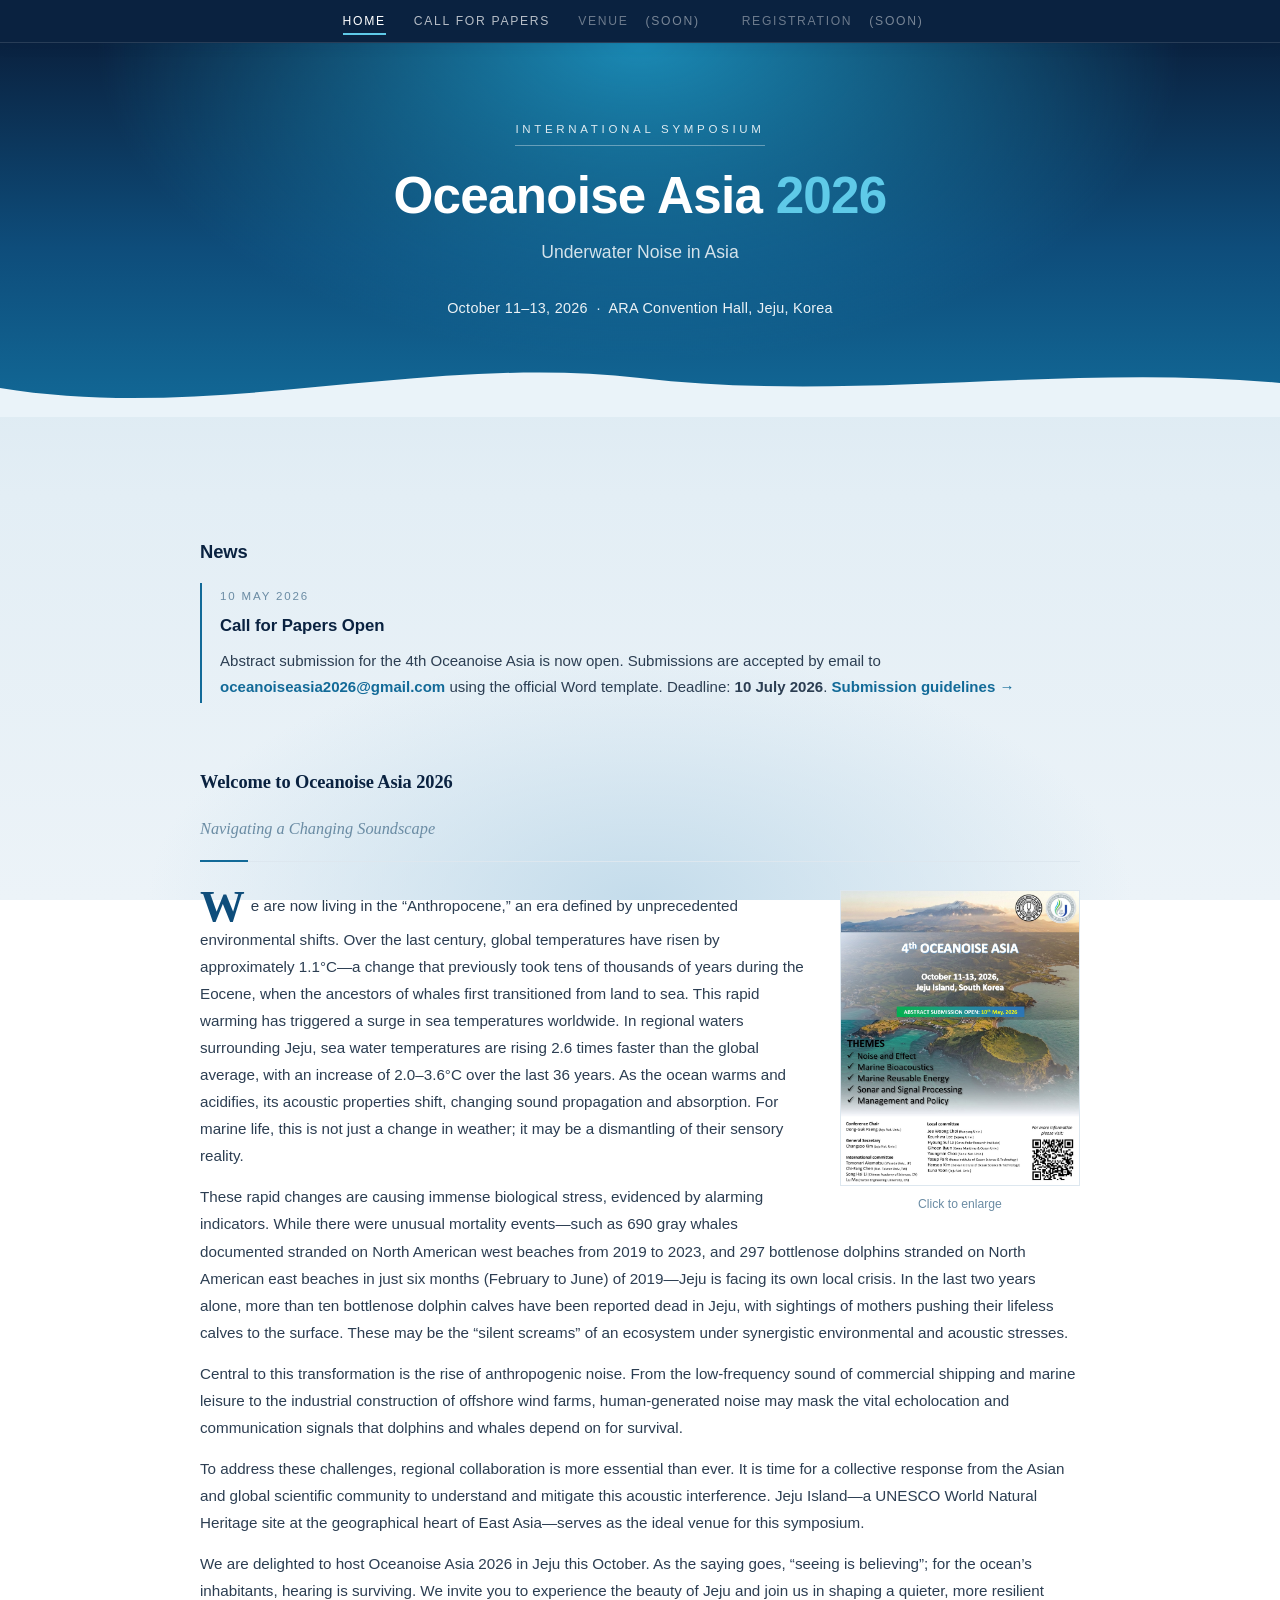
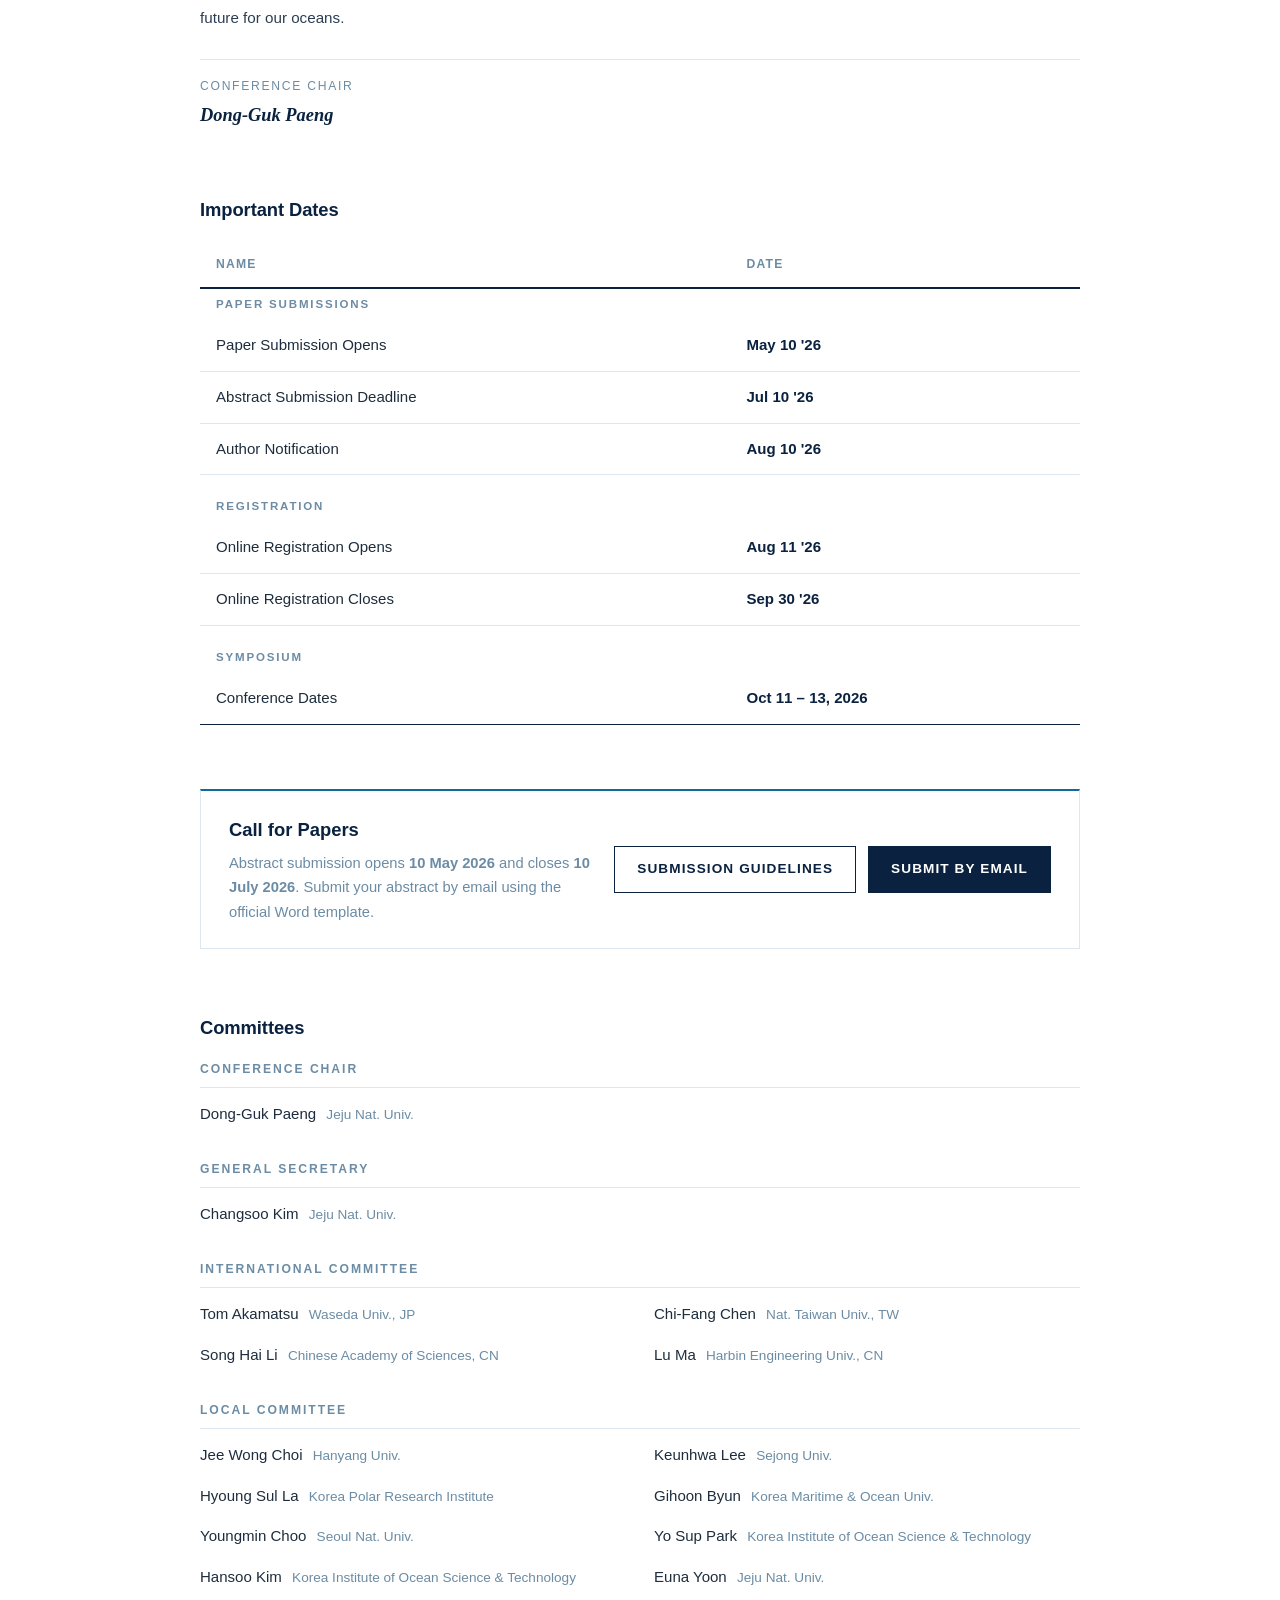
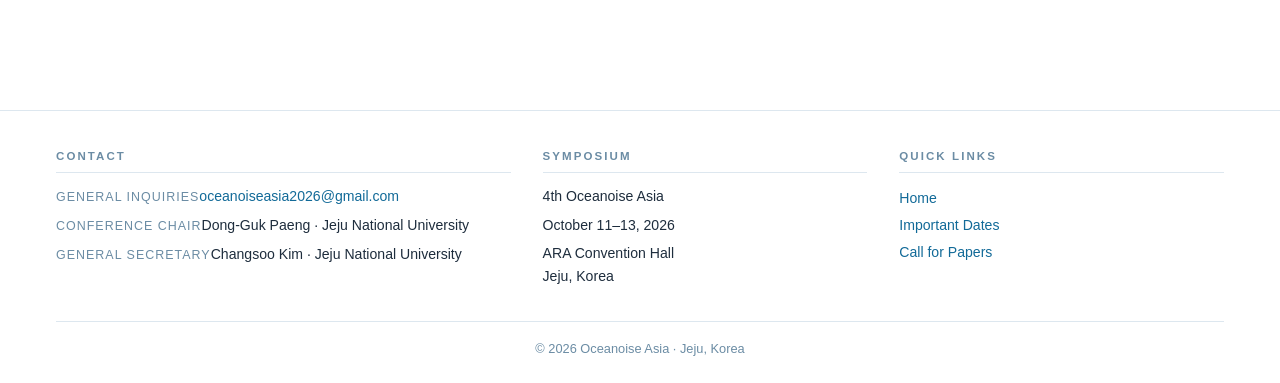
<file: index.html>
<!DOCTYPE html>
<html lang="en">
<head>
  <meta charset="UTF-8" />
  <meta name="viewport" content="width=device-width, initial-scale=1.0" />
  <title>Oceanoise Asia 2026</title>
  <meta name="description" content="The 4th Oceanoise Asia, October 11-13, 2026, ARA Convention Hall, Jeju, Korea. International symposium on underwater noise in Asia." />
  <link rel="stylesheet" href="assets/css/site.css" />
</head>
<body>

<nav class="site-nav" aria-label="Primary">
  <div class="wrap">
    <a href="index.html" aria-current="page">Home</a>
    <a href="call-for-papers.html">Call for Papers</a>
    <span class="disabled" aria-disabled="true">Venue <span class="tag">(Soon)</span></span>
    <span class="disabled" aria-disabled="true">Registration <span class="tag">(Soon)</span></span>
  </div>
</nav>

<header>
  <div class="wrap">
    <div class="header-inner">
      <span class="eyebrow">International Symposium</span>
      <h1>Oceanoise Asia <span class="year">2026</span></h1>
      <p class="subtitle">Underwater Noise in Asia</p>
      <p class="meta">October 11&ndash;13, 2026 &nbsp;&middot;&nbsp; ARA Convention Hall, Jeju, Korea</p>
    </div>
  </div>
</header>

<main>
  <div class="wrap">
    <div class="content">

    <!-- News -->
    <section class="news section">
      <h2>News</h2>
      <article class="news-item">
        <time datetime="2026-05-10">10 May 2026</time>
        <h3>Call for Papers Open</h3>
        <p>Abstract submission for the 4th Oceanoise Asia is now open. Submissions are accepted by email to <a href="mailto:oceanoiseasia2026@gmail.com">oceanoiseasia2026@gmail.com</a> using the official Word template. Deadline: <strong>10 July 2026</strong>. <a href="call-for-papers.html">Submission guidelines &rarr;</a></p>
      </article>
    </section>

    <!-- Welcome Message -->
    <article class="welcome section">
      <h2>Welcome to Oceanoise Asia 2026</h2>
      <p class="lead">Navigating a Changing Soundscape</p>

      <figure class="poster poster-float">
        <button type="button" onclick="openLightbox()" aria-label="Enlarge poster">
          <img src="poster.jpg" alt="Oceanoise Asia 2026 - Call for Papers" />
        </button>
        <figcaption class="caption">Click to enlarge</figcaption>
      </figure>

      <p class="dropcap">We are now living in the &ldquo;Anthropocene,&rdquo; an era defined by unprecedented environmental shifts. Over the last century, global temperatures have risen by approximately 1.1&deg;C&mdash;a change that previously took tens of thousands of years during the Eocene, when the ancestors of whales first transitioned from land to sea. This rapid warming has triggered a surge in sea temperatures worldwide. In regional waters surrounding Jeju, sea water temperatures are rising 2.6 times faster than the global average, with an increase of 2.0&ndash;3.6&deg;C over the last 36 years. As the ocean warms and acidifies, its acoustic properties shift, changing sound propagation and absorption. For marine life, this is not just a change in weather; it may be a dismantling of their sensory reality.</p>

      <p>These rapid changes are causing immense biological stress, evidenced by alarming indicators. While there were unusual mortality events&mdash;such as 690 gray whales documented stranded on North American west beaches from 2019 to 2023, and 297 bottlenose dolphins stranded on North American east beaches in just six months (February to June) of 2019&mdash;Jeju is facing its own local crisis. In the last two years alone, more than ten bottlenose dolphin calves have been reported dead in Jeju, with sightings of mothers pushing their lifeless calves to the surface. These may be the &ldquo;silent screams&rdquo; of an ecosystem under synergistic environmental and acoustic stresses.</p>

      <p>Central to this transformation is the rise of anthropogenic noise. From the low-frequency sound of commercial shipping and marine leisure to the industrial construction of offshore wind farms, human-generated noise may mask the vital echolocation and communication signals that dolphins and whales depend on for survival.</p>

      <p>To address these challenges, regional collaboration is more essential than ever. It is time for a collective response from the Asian and global scientific community to understand and mitigate this acoustic interference. Jeju Island&mdash;a UNESCO World Natural Heritage site at the geographical heart of East Asia&mdash;serves as the ideal venue for this symposium.</p>

      <p>We are delighted to host Oceanoise Asia 2026 in Jeju this October. As the saying goes, &ldquo;seeing is believing&rdquo;; for the ocean&rsquo;s inhabitants, hearing is surviving. We invite you to experience the beauty of Jeju and join us in shaping a quieter, more resilient future for our oceans.</p>

      <div class="signature">
        <div class="role">Conference Chair</div>
        <div class="name">Dong-Guk Paeng</div>
      </div>
    </article>

    <!-- Important Dates -->
    <section id="dates" class="schedule">
      <h2>Important Dates</h2>
      <table>
        <thead>
          <tr>
            <th>Name</th>
            <th>Date</th>
          </tr>
        </thead>
        <tbody>
          <tr class="group"><td colspan="2">Paper Submissions</td></tr>
          <tr>
            <td>Paper Submission Opens</td>
            <td class="date">May 10 '26</td>
          </tr>
          <tr>
            <td>Abstract Submission Deadline</td>
            <td class="date">Jul 10 '26</td>
          </tr>
          <tr>
            <td>Author Notification</td>
            <td class="date">Aug 10 '26</td>
          </tr>

          <tr class="group"><td colspan="2">Registration</td></tr>
          <tr>
            <td>Online Registration Opens</td>
            <td class="date">Aug 11 '26</td>
          </tr>
          <tr>
            <td>Online Registration Closes</td>
            <td class="date">Sep 30 '26</td>
          </tr>

          <tr class="group"><td colspan="2">Symposium</td></tr>
          <tr>
            <td>Conference Dates</td>
            <td class="date">Oct 11 &ndash; 13, 2026</td>
          </tr>
        </tbody>
      </table>
    </section>

    <!-- Call for Papers CTA -->
    <section id="abstract-cta" class="section">
      <div class="copy">
        <h2>Call for Papers</h2>
        <p>Abstract submission opens <strong>10 May 2026</strong> and closes <strong>10 July 2026</strong>. Submit your abstract by email using the official Word template.</p>
      </div>
      <div class="btn-row">
        <a class="btn btn-outline" href="call-for-papers.html">Submission Guidelines</a>
        <a class="btn btn-primary" href="mailto:oceanoiseasia2026@gmail.com?subject=Oceanoise%20Asia%202026%20Abstract%20Submission">Submit by Email</a>
      </div>
    </section>

    <!-- Committees -->
    <section id="committees" class="section">
      <h2>Committees</h2>

      <div class="committee-block solo">
        <h3>Conference Chair</h3>
        <div class="committee-grid">
          <div class="person">Dong-Guk Paeng <span class="aff">Jeju Nat. Univ.</span></div>
        </div>
      </div>

      <div class="committee-block solo">
        <h3>General Secretary</h3>
        <div class="committee-grid">
          <div class="person">Changsoo Kim <span class="aff">Jeju Nat. Univ.</span></div>
        </div>
      </div>

      <div class="committee-block">
        <h3>International Committee</h3>
        <div class="committee-grid">
          <div class="person">Tom Akamatsu <span class="aff">Waseda Univ., JP</span></div>
          <div class="person">Chi-Fang Chen <span class="aff">Nat. Taiwan Univ., TW</span></div>
          <div class="person">Song Hai Li <span class="aff">Chinese Academy of Sciences, CN</span></div>
          <div class="person">Lu Ma <span class="aff">Harbin Engineering Univ., CN</span></div>
        </div>
      </div>

      <div class="committee-block">
        <h3>Local Committee</h3>
        <div class="committee-grid">
          <div class="person">Jee Wong Choi <span class="aff">Hanyang Univ.</span></div>
          <div class="person">Keunhwa Lee <span class="aff">Sejong Univ.</span></div>
          <div class="person">Hyoung Sul La <span class="aff">Korea Polar Research Institute</span></div>
          <div class="person">Gihoon Byun <span class="aff">Korea Maritime &amp; Ocean Univ.</span></div>
          <div class="person">Youngmin Choo <span class="aff">Seoul Nat. Univ.</span></div>
          <div class="person">Yo Sup Park <span class="aff">Korea Institute of Ocean Science &amp; Technology</span></div>
          <div class="person">Hansoo Kim <span class="aff">Korea Institute of Ocean Science &amp; Technology</span></div>
          <div class="person">Euna Yoon <span class="aff">Jeju Nat. Univ.</span></div>
        </div>
      </div>
    </section>

    </div>
  </div>
</main>

<footer id="contact">
  <div class="wrap">
    <div class="footer-grid">
      <div class="footer-col">
        <h4>Contact</h4>
        <p><span class="role">General Inquiries</span><a href="mailto:oceanoiseasia2026@gmail.com">oceanoiseasia2026@gmail.com</a></p>
        <p><span class="role">Conference Chair</span>Dong-Guk Paeng &middot; Jeju National University</p>
        <p><span class="role">General Secretary</span>Changsoo Kim &middot; Jeju National University</p>
      </div>
      <div class="footer-col">
        <h4>Symposium</h4>
        <p>4th Oceanoise Asia</p>
        <p>October 11&ndash;13, 2026</p>
        <p>ARA Convention Hall<br/>Jeju, Korea</p>
      </div>
      <div class="footer-col">
        <h4>Quick Links</h4>
        <ul>
          <li><a href="index.html">Home</a></li>
          <li><a href="index.html#dates">Important Dates</a></li>
          <li><a href="call-for-papers.html">Call for Papers</a></li>
        </ul>
      </div>
    </div>
    <div class="footer-bottom">
      &copy; 2026 Oceanoise Asia &middot; Jeju, Korea
    </div>
  </div>
</footer>

<!-- Lightbox -->
<div class="lightbox" id="lightbox" onclick="closeLightbox()">
  <button class="lightbox-close" type="button" onclick="event.stopPropagation(); closeLightbox()" aria-label="Close">&times;</button>
  <img src="poster.jpg" alt="Oceanoise Asia 2026 - Call for Papers (Full Size)" onclick="event.stopPropagation()" />
</div>

<script>
  function openLightbox()  { document.getElementById('lightbox').classList.add('open'); }
  function closeLightbox() { document.getElementById('lightbox').classList.remove('open'); }
  document.addEventListener('keydown', function(e) {
    if (e.key === 'Escape') closeLightbox();
  });
</script>

</body>
</html>
</file>
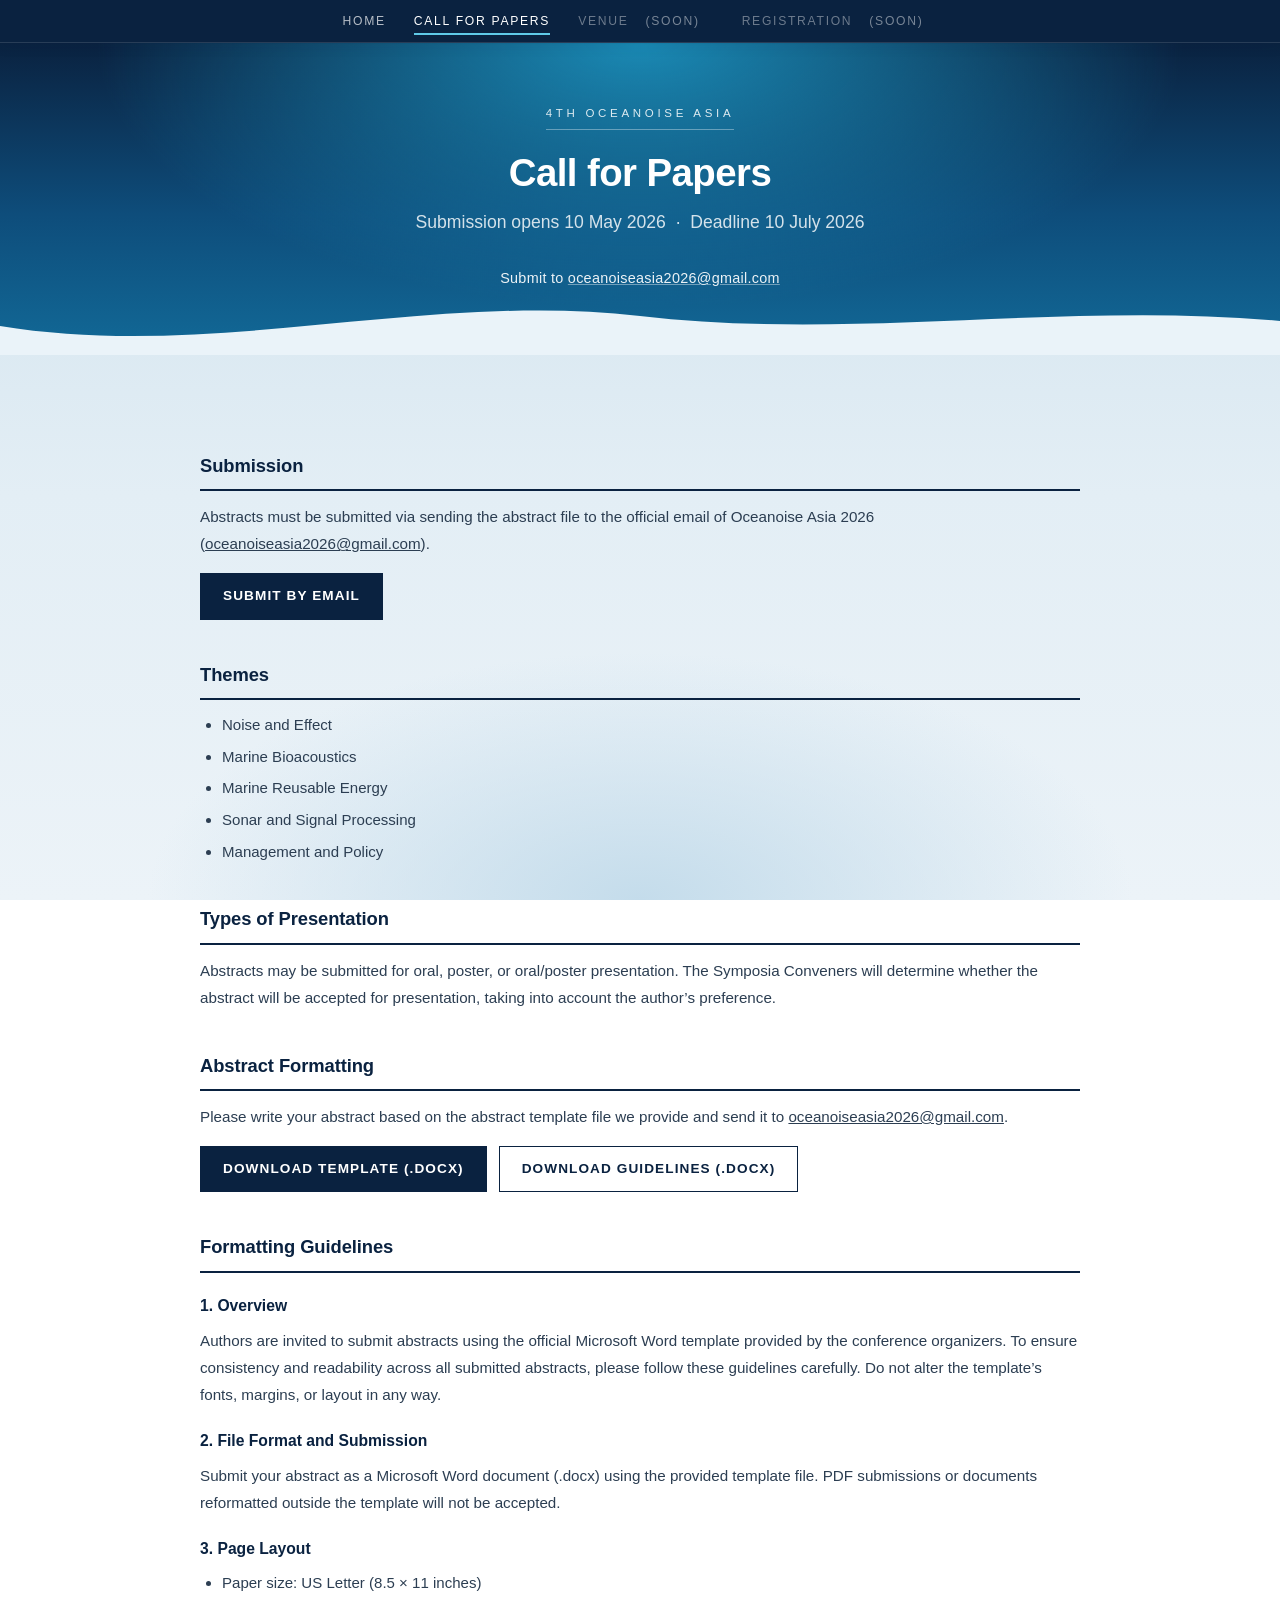
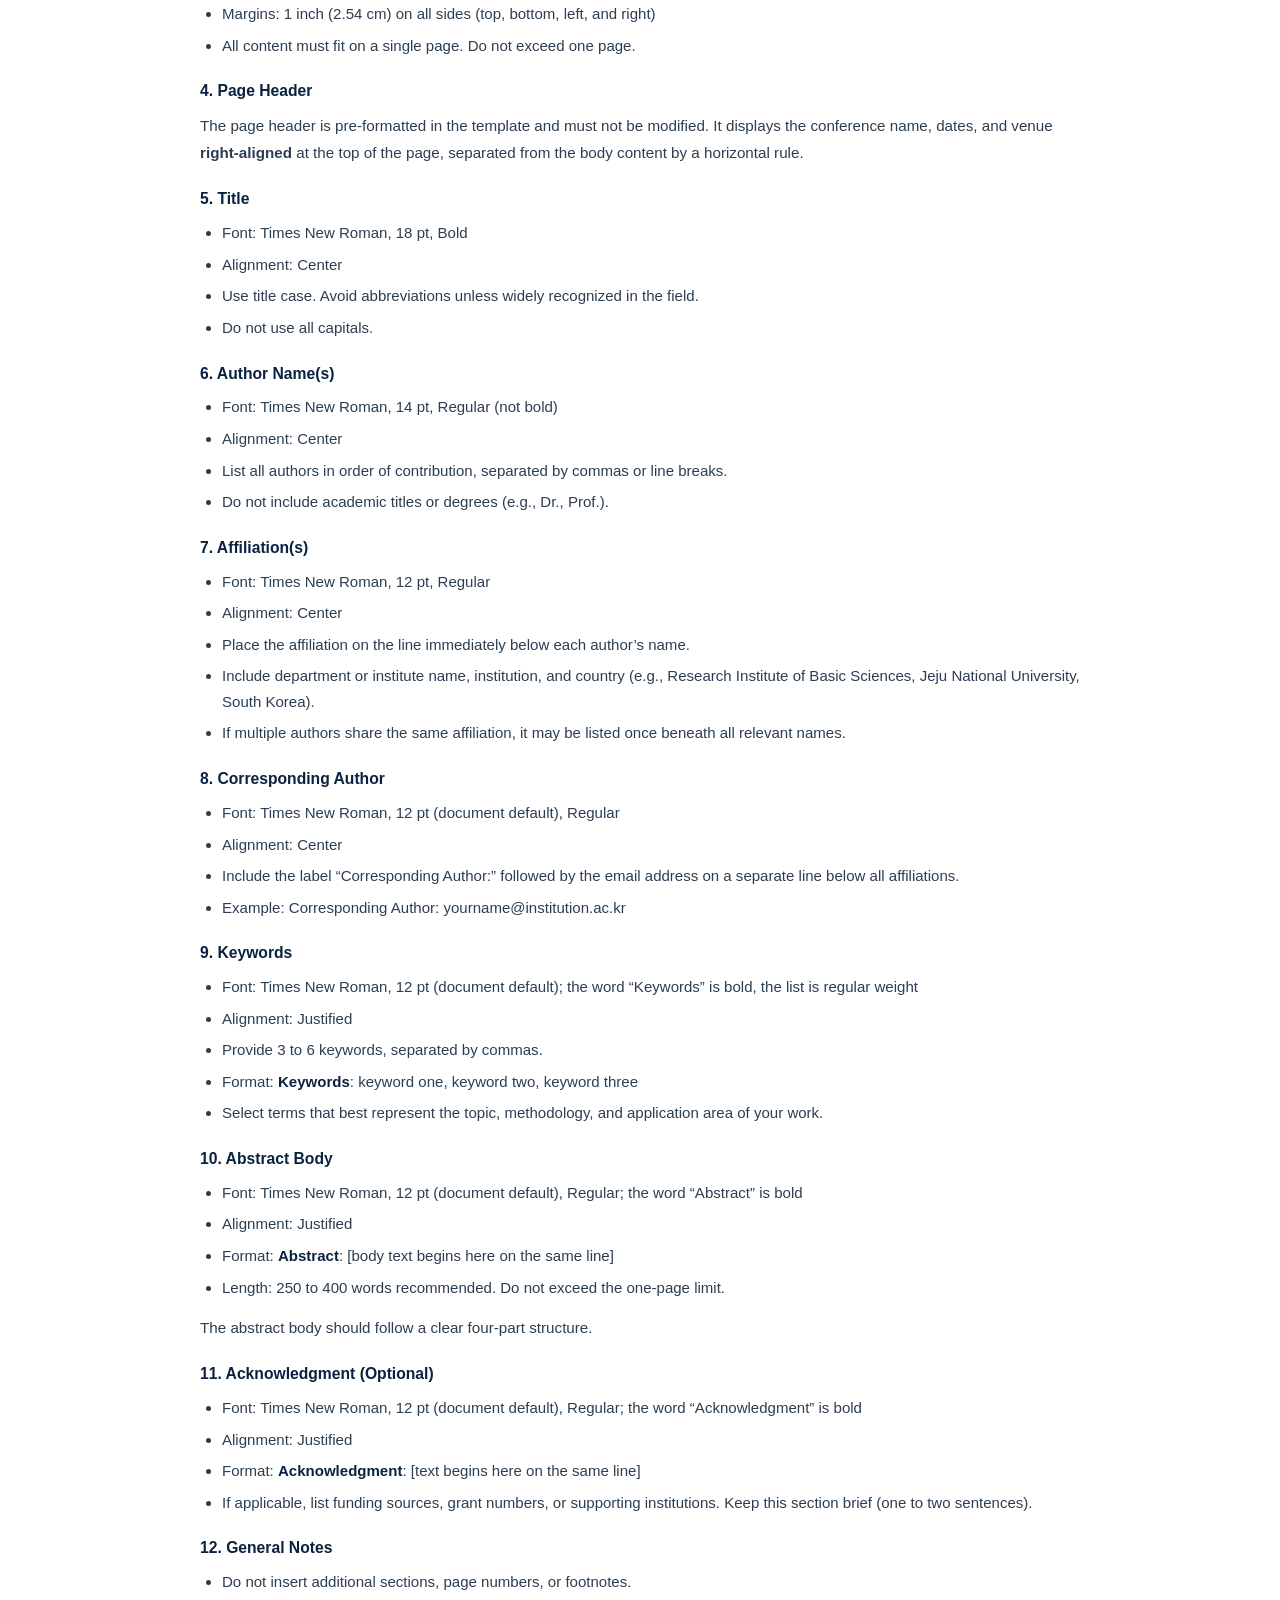
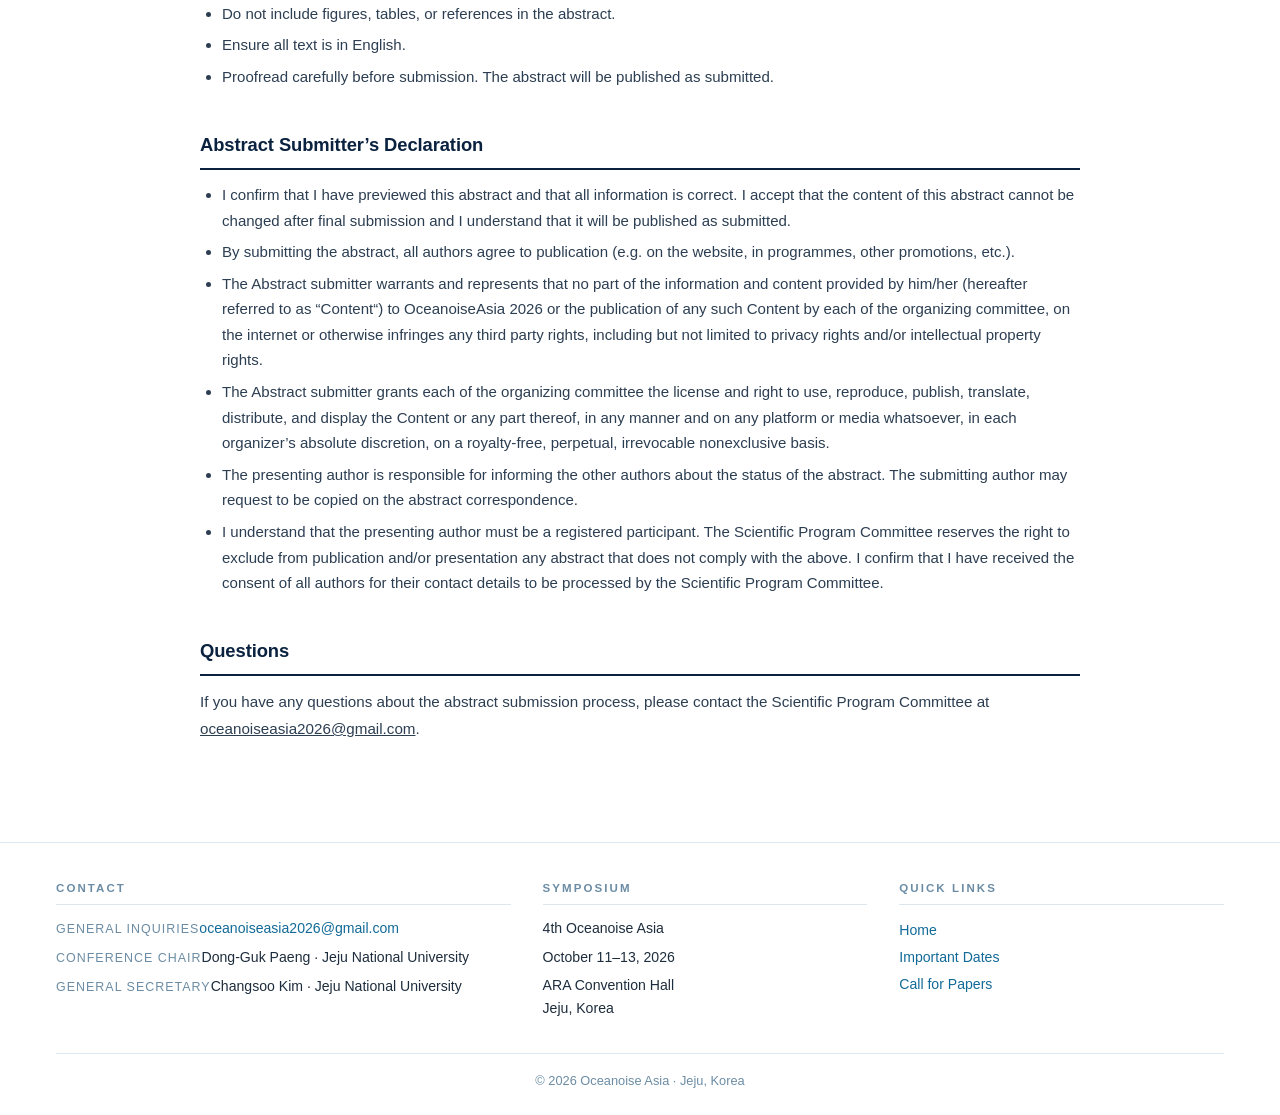
<file: call-for-papers.html>
<!DOCTYPE html>
<html lang="en">
<head>
  <meta charset="UTF-8" />
  <meta name="viewport" content="width=device-width, initial-scale=1.0" />
  <title>Call for Papers &mdash; Oceanoise Asia 2026</title>
  <meta name="description" content="Call for Papers for the 4th Oceanoise Asia. Abstract submission opens 10 May 2026, deadline 10 July 2026. Download the official template and formatting guidelines." />
  <link rel="stylesheet" href="assets/css/site.css" />
</head>
<body>

<nav class="site-nav" aria-label="Primary">
  <div class="wrap">
    <a href="index.html">Home</a>
    <a href="call-for-papers.html" aria-current="page">Call for Papers</a>
    <span class="disabled" aria-disabled="true">Venue <span class="tag">(Soon)</span></span>
    <span class="disabled" aria-disabled="true">Registration <span class="tag">(Soon)</span></span>
  </div>
</nav>

<header class="page-hero">
  <div class="wrap">
    <div class="header-inner">
      <span class="eyebrow">4th Oceanoise Asia</span>
      <h1>Call for Papers</h1>
      <p class="subtitle">Submission opens 10 May 2026 &nbsp;&middot;&nbsp; Deadline 10 July 2026</p>
      <p class="meta">Submit to <a class="meta-link" href="mailto:oceanoiseasia2026@gmail.com">oceanoiseasia2026@gmail.com</a></p>
    </div>
  </div>
</header>

<main>
  <div class="wrap">
    <article class="content">

      <!-- 1. Submission -->
      <section class="doc-section" id="submission">
        <h2>Submission</h2>
        <p>Abstracts must be submitted via sending the abstract file to the official email of Oceanoise Asia 2026 (<a href="mailto:oceanoiseasia2026@gmail.com">oceanoiseasia2026@gmail.com</a>).</p>
        <div class="btn-row">
          <a class="btn btn-primary" href="mailto:oceanoiseasia2026@gmail.com?subject=Oceanoise%20Asia%202026%20Abstract%20Submission">Submit by Email</a>
        </div>
      </section>

      <!-- 2. Themes -->
      <section class="doc-section" id="themes">
        <h2>Themes</h2>
        <ul>
          <li>Noise and Effect</li>
          <li>Marine Bioacoustics</li>
          <li>Marine Reusable Energy</li>
          <li>Sonar and Signal Processing</li>
          <li>Management and Policy</li>
        </ul>
      </section>

      <!-- 3. Types of Presentation -->
      <section class="doc-section" id="types">
        <h2>Types of Presentation</h2>
        <p>Abstracts may be submitted for oral, poster, or oral/poster presentation. The Symposia Conveners will determine whether the abstract will be accepted for presentation, taking into account the author&rsquo;s preference.</p>
      </section>

      <!-- 3. Abstract Formatting (intro + downloads) -->
      <section class="doc-section" id="formatting-intro">
        <h2>Abstract Formatting</h2>
        <p>Please write your abstract based on the abstract template file we provide and send it to <a href="mailto:oceanoiseasia2026@gmail.com">oceanoiseasia2026@gmail.com</a>.</p>
        <div class="btn-row">
          <a class="btn btn-primary" href="assets/downloads/Abstract_Template.docx" download>Download Template (.docx)</a>
          <a class="btn btn-outline" href="assets/downloads/Abstract_Submission_Guidelines.docx" download>Download Guidelines (.docx)</a>
        </div>
      </section>

      <!-- 4. Formatting Guidelines (detail) -->
      <section class="doc-section" id="guidelines">
        <h2>Formatting Guidelines</h2>

        <h3>1. Overview</h3>
        <p>Authors are invited to submit abstracts using the official Microsoft Word template provided by the conference organizers. To ensure consistency and readability across all submitted abstracts, please follow these guidelines carefully. Do not alter the template&rsquo;s fonts, margins, or layout in any way.</p>

        <h3>2. File Format and Submission</h3>
        <p>Submit your abstract as a Microsoft Word document (.docx) using the provided template file. PDF submissions or documents reformatted outside the template will not be accepted.</p>

        <h3>3. Page Layout</h3>
        <ul>
          <li>Paper size: US Letter (8.5 &times; 11 inches)</li>
          <li>Margins: 1 inch (2.54 cm) on all sides (top, bottom, left, and right)</li>
          <li>All content must fit on a single page. Do not exceed one page.</li>
        </ul>

        <h3>4. Page Header</h3>
        <p>The page header is pre-formatted in the template and must not be modified. It displays the conference name, dates, and venue <strong>right-aligned</strong> at the top of the page, separated from the body content by a horizontal rule.</p>

        <h3>5. Title</h3>
        <ul>
          <li>Font: Times New Roman, 18 pt, Bold</li>
          <li>Alignment: Center</li>
          <li>Use title case. Avoid abbreviations unless widely recognized in the field.</li>
          <li>Do not use all capitals.</li>
        </ul>

        <h3>6. Author Name(s)</h3>
        <ul>
          <li>Font: Times New Roman, 14 pt, Regular (not bold)</li>
          <li>Alignment: Center</li>
          <li>List all authors in order of contribution, separated by commas or line breaks.</li>
          <li>Do not include academic titles or degrees (e.g., Dr., Prof.).</li>
        </ul>

        <h3>7. Affiliation(s)</h3>
        <ul>
          <li>Font: Times New Roman, 12 pt, Regular</li>
          <li>Alignment: Center</li>
          <li>Place the affiliation on the line immediately below each author&rsquo;s name.</li>
          <li>Include department or institute name, institution, and country (e.g., Research Institute of Basic Sciences, Jeju National University, South Korea).</li>
          <li>If multiple authors share the same affiliation, it may be listed once beneath all relevant names.</li>
        </ul>

        <h3>8. Corresponding Author</h3>
        <ul>
          <li>Font: Times New Roman, 12 pt (document default), Regular</li>
          <li>Alignment: Center</li>
          <li>Include the label &ldquo;Corresponding Author:&rdquo; followed by the email address on a separate line below all affiliations.</li>
          <li>Example: Corresponding Author: yourname@institution.ac.kr</li>
        </ul>

        <h3>9. Keywords</h3>
        <ul>
          <li>Font: Times New Roman, 12 pt (document default); the word &ldquo;Keywords&rdquo; is bold, the list is regular weight</li>
          <li>Alignment: Justified</li>
          <li>Provide 3 to 6 keywords, separated by commas.</li>
          <li>Format: <strong>Keywords</strong>: keyword one, keyword two, keyword three</li>
          <li>Select terms that best represent the topic, methodology, and application area of your work.</li>
        </ul>

        <h3>10. Abstract Body</h3>
        <ul>
          <li>Font: Times New Roman, 12 pt (document default), Regular; the word &ldquo;Abstract&rdquo; is bold</li>
          <li>Alignment: Justified</li>
          <li>Format: <strong>Abstract</strong>: [body text begins here on the same line]</li>
          <li>Length: 250 to 400 words recommended. Do not exceed the one-page limit.</li>
        </ul>
        <p>The abstract body should follow a clear four-part structure.</p>

        <h3>11. Acknowledgment (Optional)</h3>
        <ul>
          <li>Font: Times New Roman, 12 pt (document default), Regular; the word &ldquo;Acknowledgment&rdquo; is bold</li>
          <li>Alignment: Justified</li>
          <li>Format: <strong>Acknowledgment</strong>: [text begins here on the same line]</li>
          <li>If applicable, list funding sources, grant numbers, or supporting institutions. Keep this section brief (one to two sentences).</li>
        </ul>

        <h3>12. General Notes</h3>
        <ul>
          <li>Do not insert additional sections, page numbers, or footnotes.</li>
          <li>Do not include figures, tables, or references in the abstract.</li>
          <li>Ensure all text is in English.</li>
          <li>Proofread carefully before submission. The abstract will be published as submitted.</li>
        </ul>
      </section>

      <!-- 5. Submitter's Declaration -->
      <section class="doc-section" id="declaration">
        <h2>Abstract Submitter&rsquo;s Declaration</h2>
        <ul>
          <li>I confirm that I have previewed this abstract and that all information is correct. I accept that the content of this abstract cannot be changed after final submission and I understand that it will be published as submitted.</li>
          <li>By submitting the abstract, all authors agree to publication (e.g. on the website, in programmes, other promotions, etc.).</li>
          <li>The Abstract submitter warrants and represents that no part of the information and content provided by him/her (hereafter referred to as &ldquo;Content&ldquo;) to OceanoiseAsia 2026 or the publication of any such Content by each of the organizing committee, on the internet or otherwise infringes any third party rights, including but not limited to privacy rights and/or intellectual property rights.</li>
          <li>The Abstract submitter grants each of the organizing committee the license and right to use, reproduce, publish, translate, distribute, and display the Content or any part thereof, in any manner and on any platform or media whatsoever, in each organizer&rsquo;s absolute discretion, on a royalty-free, perpetual, irrevocable nonexclusive basis.</li>
          <li>The presenting author is responsible for informing the other authors about the status of the abstract. The submitting author may request to be copied on the abstract correspondence.</li>
          <li>I understand that the presenting author must be a registered participant. The Scientific Program Committee reserves the right to exclude from publication and/or presentation any abstract that does not comply with the above. I confirm that I have received the consent of all authors for their contact details to be processed by the Scientific Program Committee.</li>
        </ul>
      </section>

      <!-- 6. Questions -->
      <section class="doc-section" id="questions">
        <h2>Questions</h2>
        <p>If you have any questions about the abstract submission process, please contact the Scientific Program Committee at <a href="mailto:oceanoiseasia2026@gmail.com">oceanoiseasia2026@gmail.com</a>.</p>
      </section>

    </article>
  </div>
</main>

<footer id="contact">
  <div class="wrap">
    <div class="footer-grid">
      <div class="footer-col">
        <h4>Contact</h4>
        <p><span class="role">General Inquiries</span><a href="mailto:oceanoiseasia2026@gmail.com">oceanoiseasia2026@gmail.com</a></p>
        <p><span class="role">Conference Chair</span>Dong-Guk Paeng &middot; Jeju National University</p>
        <p><span class="role">General Secretary</span>Changsoo Kim &middot; Jeju National University</p>
      </div>
      <div class="footer-col">
        <h4>Symposium</h4>
        <p>4th Oceanoise Asia</p>
        <p>October 11&ndash;13, 2026</p>
        <p>ARA Convention Hall<br/>Jeju, Korea</p>
      </div>
      <div class="footer-col">
        <h4>Quick Links</h4>
        <ul>
          <li><a href="index.html">Home</a></li>
          <li><a href="index.html#dates">Important Dates</a></li>
          <li><a href="call-for-papers.html">Call for Papers</a></li>
        </ul>
      </div>
    </div>
    <div class="footer-bottom">
      &copy; 2026 Oceanoise Asia &middot; Jeju, Korea
    </div>
  </div>
</footer>

</body>
</html>
</file>
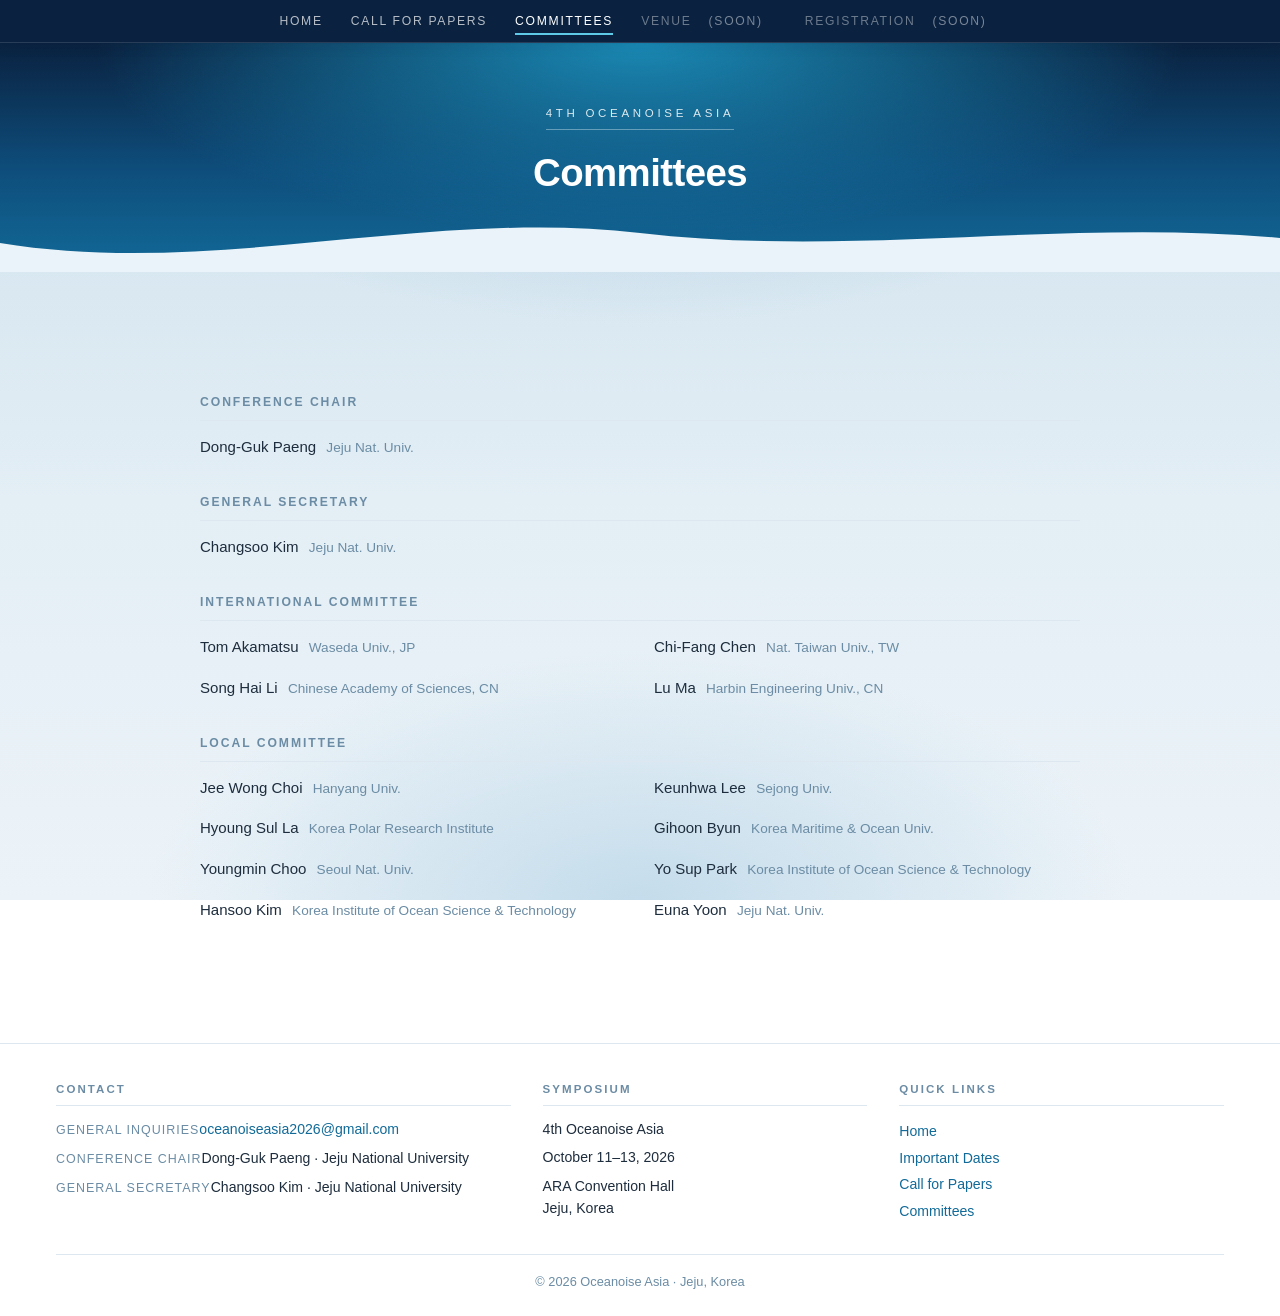
<file: committees.html>
<!DOCTYPE html>
<html lang="en">
<head>
  <meta charset="UTF-8" />
  <meta name="viewport" content="width=device-width, initial-scale=1.0" />
  <title>Committees &mdash; Oceanoise Asia 2026</title>
  <meta name="description" content="Organizing committees for the 4th Oceanoise Asia: Conference Chair, General Secretary, International Committee, and Local Committee." />
  <link rel="stylesheet" href="assets/css/site.css" />
</head>
<body>

<nav class="site-nav" aria-label="Primary">
  <div class="wrap">
    <a href="index.html">Home</a>
    <a href="call-for-papers.html">Call for Papers</a>
    <a href="committees.html" aria-current="page">Committees</a>
    <span class="disabled" aria-disabled="true">Venue <span class="tag">(Soon)</span></span>
    <span class="disabled" aria-disabled="true">Registration <span class="tag">(Soon)</span></span>
  </div>
</nav>

<header class="page-hero">
  <div class="wrap">
    <div class="header-inner">
      <span class="eyebrow">4th Oceanoise Asia</span>
      <h1>Committees</h1>
    </div>
  </div>
</header>

<main>
  <div class="wrap">
    <div class="content">

      <section id="committees" class="section">

        <div class="committee-block solo">
          <h3>Conference Chair</h3>
          <div class="committee-grid">
            <div class="person">Dong-Guk Paeng <span class="aff">Jeju Nat. Univ.</span></div>
          </div>
        </div>

        <div class="committee-block solo">
          <h3>General Secretary</h3>
          <div class="committee-grid">
            <div class="person">Changsoo Kim <span class="aff">Jeju Nat. Univ.</span></div>
          </div>
        </div>

        <div class="committee-block">
          <h3>International Committee</h3>
          <div class="committee-grid">
            <div class="person">Tom Akamatsu <span class="aff">Waseda Univ., JP</span></div>
            <div class="person">Chi-Fang Chen <span class="aff">Nat. Taiwan Univ., TW</span></div>
            <div class="person">Song Hai Li <span class="aff">Chinese Academy of Sciences, CN</span></div>
            <div class="person">Lu Ma <span class="aff">Harbin Engineering Univ., CN</span></div>
          </div>
        </div>

        <div class="committee-block">
          <h3>Local Committee</h3>
          <div class="committee-grid">
            <div class="person">Jee Wong Choi <span class="aff">Hanyang Univ.</span></div>
            <div class="person">Keunhwa Lee <span class="aff">Sejong Univ.</span></div>
            <div class="person">Hyoung Sul La <span class="aff">Korea Polar Research Institute</span></div>
            <div class="person">Gihoon Byun <span class="aff">Korea Maritime &amp; Ocean Univ.</span></div>
            <div class="person">Youngmin Choo <span class="aff">Seoul Nat. Univ.</span></div>
            <div class="person">Yo Sup Park <span class="aff">Korea Institute of Ocean Science &amp; Technology</span></div>
            <div class="person">Hansoo Kim <span class="aff">Korea Institute of Ocean Science &amp; Technology</span></div>
            <div class="person">Euna Yoon <span class="aff">Jeju Nat. Univ.</span></div>
          </div>
        </div>
      </section>

    </div>
  </div>
</main>

<footer id="contact">
  <div class="wrap">
    <div class="footer-grid">
      <div class="footer-col">
        <h4>Contact</h4>
        <p><span class="role">General Inquiries</span><a href="mailto:oceanoiseasia2026@gmail.com">oceanoiseasia2026@gmail.com</a></p>
        <p><span class="role">Conference Chair</span>Dong-Guk Paeng &middot; Jeju National University</p>
        <p><span class="role">General Secretary</span>Changsoo Kim &middot; Jeju National University</p>
      </div>
      <div class="footer-col">
        <h4>Symposium</h4>
        <p>4th Oceanoise Asia</p>
        <p>October 11&ndash;13, 2026</p>
        <p>ARA Convention Hall<br/>Jeju, Korea</p>
      </div>
      <div class="footer-col">
        <h4>Quick Links</h4>
        <ul>
          <li><a href="index.html">Home</a></li>
          <li><a href="index.html#dates">Important Dates</a></li>
          <li><a href="call-for-papers.html">Call for Papers</a></li>
          <li><a href="committees.html">Committees</a></li>
        </ul>
      </div>
    </div>
    <div class="footer-bottom">
      &copy; 2026 Oceanoise Asia &middot; Jeju, Korea
    </div>
  </div>
</footer>

</body>
</html>
</file>
<file: assets/css/site.css>
*, *::before, *::after { box-sizing: border-box; margin: 0; padding: 0; }

:root {
  --ink:       #0a2240;
  --text:      #1e2d3d;
  --muted:     #6b8ca4;
  --line:      #dde7ef;
  --surface:   #ffffff;
  --teal:      #126a98;
  --accent:    #5fcae8;
}

html, body { min-height: 100%; }
html { overflow-x: clip; scroll-padding-top: 44px; }
body { overflow-x: clip; }

body {
  font-family: -apple-system, BlinkMacSystemFont, "Segoe UI", Roboto, Helvetica, Arial, sans-serif;
  color: var(--text);
  line-height: 1.65;
  -webkit-font-smoothing: antialiased;
  background:
    radial-gradient(ellipse 80% 60% at 50% 0%, #a8caE0 0%, transparent 60%),
    radial-gradient(ellipse 70% 50% at 50% 100%, #c4dceb 0%, transparent 55%),
    linear-gradient(180deg, #bfd9e8 0%, #d6e6f0 25%, #e3eef5 55%, #ecf3f8 100%);
  background-attachment: fixed;
  overflow-wrap: break-word;
  word-wrap: break-word;
}

img { max-width: 100%; height: auto; display: block; }

a { color: inherit; }

.wrap { width: 100%; margin: 0; padding: 0 56px; }

/* ── Header ── */
header {
  position: relative;
  padding: 72px 0 96px;
  text-align: center;
  color: #fff;
  background:
    radial-gradient(ellipse at 50% 0%, #1a8ab5 0%, transparent 60%),
    linear-gradient(180deg, #0a2240 0%, #0e4d7b 55%, #126a98 100%);
  overflow: hidden;
}
header.page-hero { padding: 56px 0 64px; }
header::after {
  content: '';
  position: absolute;
  left: 0; right: 0; bottom: -1px;
  height: 70px;
  background: url("data:image/svg+xml,%3Csvg xmlns='http://www.w3.org/2000/svg' viewBox='0 0 1440 70' preserveAspectRatio='none'%3E%3Cpath fill='%23eaf3f9' d='M0,40 C240,75 480,5 720,30 C960,55 1200,15 1440,35 L1440,70 L0,70 Z'/%3E%3C/svg%3E") no-repeat bottom/100% 100%;
}
header .header-inner { padding-top: 0; }
header.page-hero .header-inner { padding-top: 0; }
header .eyebrow {
  display: inline-block;
  max-width: 100%;
  padding: 0 0 6px;
  border-bottom: 1px solid rgba(255,255,255,.35);
  font-size: .72rem;
  letter-spacing: .32em;
  text-transform: uppercase;
  color: rgba(255,255,255,.85);
  margin-bottom: 22px;
}
header h1 {
  font-size: clamp(2rem, 5vw, 3.2rem);
  font-weight: 800;
  letter-spacing: -.015em;
  line-height: 1.1;
  margin-bottom: 14px;
}
header h1 .year { color: var(--accent); }
header.page-hero h1 { font-size: clamp(1.6rem, 3.8vw, 2.4rem); }
header .subtitle {
  font-size: clamp(.95rem, 1.6vw, 1.1rem);
  color: rgba(255,255,255,.82);
  margin-bottom: 22px;
  font-weight: 400;
}
header .meta {
  display: block;
  padding: 8px 0 0;
  font-size: .9rem;
  color: rgba(255,255,255,.92);
  letter-spacing: .02em;
  overflow-wrap: anywhere;
}
header .meta .meta-link { color: inherit; text-decoration: underline; text-decoration-color: rgba(255,255,255,.4); }
header .meta .meta-link:hover { text-decoration-color: rgba(255,255,255,.85); }

/* ── Top nav (sticky) ── */
.site-nav {
  position: sticky;
  top: 0;
  z-index: 50;
  background: var(--ink);
  border-bottom: 1px solid rgba(255,255,255,.12);
  box-shadow: 0 1px 0 rgba(10, 34, 64, .04), 0 4px 12px rgba(10, 34, 64, .08);
}
.site-nav .wrap {
  display: flex;
  align-items: stretch;
  justify-content: center;
  flex-wrap: wrap;
  gap: 0;
  min-height: 42px;
  padding-top: 0;
  padding-bottom: 0;
}
.site-nav a,
.site-nav span {
  position: relative;
  display: inline-flex;
  align-items: center;
  padding: 0 14px;
  font-size: .76rem;
  letter-spacing: .14em;
  text-transform: uppercase;
  color: rgba(255,255,255,.7);
  text-decoration: none;
  white-space: nowrap;
  transition: color .15s ease;
}
.site-nav a:hover { color: #fff; }
.site-nav a[aria-current="page"] { color: #fff; }
.site-nav a[aria-current="page"]::after {
  content: '';
  position: absolute;
  left: 14px;
  right: 14px;
  bottom: 7px;
  height: 2px;
  background: var(--accent);
}
.site-nav .disabled {
  cursor: default;
  pointer-events: none;
  color: rgba(255,255,255,.4);
}
.site-nav .disabled .tag {
  margin-left: 3px;
  color: rgba(255,255,255,.45);
}

/* ── Main ── */
main { padding: 56px 0 24px; }

/* Shared content width — matches .content used on call-for-papers */
main > .wrap > .content { max-width: 880px; margin: 0 auto; }

/* ── Poster ── */
.poster {
  margin: 0;
}
.poster button {
  display: block;
  width: 100%;
  padding: 0;
  border: 1px solid var(--line);
  background: var(--surface);
  cursor: zoom-in;
}
.poster button img {
  display: block;
  width: 100%;
  height: auto;
}
.poster .caption {
  margin-top: 8px;
  font-size: .76rem;
  color: var(--muted);
  text-align: center;
}

/* Float variant — appears at top-right of welcome message, text wraps left */
.poster-float {
  float: right;
  width: 240px;
  margin: 4px 0 16px 28px;
  shape-outside: margin-box;
}

/* ── Lightbox ── */
.lightbox {
  display: none;
  position: fixed; inset: 0;
  background: rgba(10, 20, 35, .88);
  z-index: 9999;
  align-items: center;
  justify-content: center;
  padding: 24px;
  cursor: zoom-out;
}
.lightbox.open { display: flex; }
.lightbox img {
  max-width: 95vw;
  max-height: 95vh;
  width: auto;
  height: auto;
  display: block;
  cursor: default;
}
.lightbox-close {
  position: absolute;
  top: 16px; right: 20px;
  background: none;
  border: none;
  color: #fff;
  font-size: 1.6rem;
  line-height: 1;
  cursor: pointer;
  padding: 6px 10px;
  opacity: .85;
}
.lightbox-close:hover { opacity: 1; }

/* ── Welcome ── */
.welcome { display: flow-root; }
.welcome h2 {
  font-family: Georgia, "Times New Roman", serif;
  font-size: 1.5rem;
  font-weight: 700;
  color: var(--ink);
  margin-bottom: 6px;
  letter-spacing: -.005em;
}
.welcome .lead {
  font-family: Georgia, "Times New Roman", serif;
  font-style: italic;
  font-size: 1.02rem;
  color: var(--muted);
  margin-bottom: 24px;
  padding-bottom: 18px;
  border-bottom: 1px solid var(--line);
  position: relative;
}
.welcome .lead::after {
  content: '';
  position: absolute;
  left: 0; bottom: -1px;
  width: 48px; height: 2px;
  background: var(--teal);
}
.welcome p {
  font-size: .95rem;
  line-height: 1.78;
  margin-bottom: 14px;
  color: #2c3e52;
}
.welcome p.dropcap::first-letter {
  font-family: Georgia, "Times New Roman", serif;
  font-size: 2.8rem;
  font-weight: 700;
  line-height: .9;
  color: #0e4d7b;
  margin-right: 6px;
  vertical-align: -.22em;
}
.welcome .signature {
  clear: both;
  margin-top: 28px;
  padding-top: 16px;
  border-top: 1px solid var(--line);
  font-size: .9rem;
}
.welcome .signature .role {
  color: var(--muted);
  font-size: .76rem;
  letter-spacing: .14em;
  text-transform: uppercase;
  margin-bottom: 4px;
}
.welcome .signature .name {
  font-family: Georgia, "Times New Roman", serif;
  font-style: italic;
  font-size: 1.15rem;
  font-weight: 700;
  color: var(--ink);
}

/* ── Section heading (shared) ── */
.section { margin-top: 64px; scroll-margin-top: 24px; }
.section > h2 {
  font-size: 1.15rem;
  font-weight: 700;
  color: var(--ink);
  margin-bottom: 16px;
  letter-spacing: -.005em;
}
.section > p.lead-line {
  color: var(--muted);
  font-size: .92rem;
  margin-bottom: 20px;
}

/* ── News ── */
.news-item {
  border-left: 2px solid var(--teal);
  padding: 4px 0 4px 18px;
}
.news-item time {
  display: block;
  font-size: .72rem;
  color: var(--muted);
  letter-spacing: .16em;
  text-transform: uppercase;
  margin-bottom: 6px;
}
.news-item h3 {
  font-size: 1.05rem;
  font-weight: 700;
  color: var(--ink);
  margin-bottom: 8px;
  letter-spacing: -.005em;
}
.news-item p {
  font-size: .94rem;
  line-height: 1.7;
  color: #2c3e52;
}
.news-item a {
  color: var(--teal);
  font-weight: 600;
  text-decoration: none;
}
.news-item a:hover { text-decoration: underline; }

/* ── Committees ── */
.committee-block { margin-bottom: 28px; }
.committee-block h3 {
  font-size: .76rem;
  font-weight: 700;
  letter-spacing: .16em;
  text-transform: uppercase;
  color: var(--muted);
  margin-bottom: 10px;
  padding-bottom: 8px;
  border-bottom: 1px solid var(--line);
}
.committee-grid {
  display: grid;
  grid-template-columns: repeat(2, 1fr);
  gap: 8px 28px;
}
.committee-grid .person {
  font-size: .94rem;
  color: var(--text);
  padding: 4px 0;
}
.committee-grid .person .aff {
  color: var(--muted);
  font-size: .85rem;
  margin-left: 6px;
}
.committee-block.solo .committee-grid {
  grid-template-columns: 1fr;
  gap: 4px;
}

/* ── Buttons ── */
.btn-row { display: flex; flex-wrap: wrap; gap: 12px; margin-top: 16px; }
.btn {
  display: inline-flex;
  align-items: center;
  gap: 8px;
  padding: 11px 22px;
  max-width: 100%;
  font-size: .85rem;
  font-weight: 600;
  letter-spacing: .08em;
  text-transform: uppercase;
  text-align: center;
  text-decoration: none;
  border: 1px solid transparent;
  transition: background .15s ease, color .15s ease, border-color .15s ease;
  cursor: pointer;
  white-space: normal;
  overflow-wrap: anywhere;
}
.btn-primary {
  background: var(--ink);
  color: #fff;
  border-color: var(--ink);
}
.btn-primary:hover { background: #102e54; }
.btn-outline {
  background: transparent;
  color: var(--ink);
  border-color: var(--ink);
}
.btn-outline:hover { background: rgba(10, 34, 64, .06); }

/* ── Callouts ── */
.callout {
  background: var(--surface);
  border: 1px solid var(--line);
  border-left: 3px solid var(--teal);
  padding: 16px 20px;
  margin: 14px 0;
  font-size: .93rem;
  color: #2c3e52;
}
.callout.note {
  border-left-color: var(--accent);
  background: #f5fbfd;
  font-style: italic;
  color: #3b556e;
}
.callout strong { color: var(--ink); }

#abstract-cta {
  background: var(--surface);
  border: 1px solid var(--line);
  padding: 24px 28px;
  display: flex;
  flex-wrap: wrap;
  align-items: center;
  justify-content: space-between;
  gap: 20px;
  border-top: 2px solid var(--teal);
  scroll-margin-top: 24px;
}
#abstract-cta .copy { max-width: 60ch; min-width: 0; flex: 1 1 320px; }
#abstract-cta .copy h2 {
  font-size: 1.15rem;
  color: var(--ink);
  margin-bottom: 6px;
}
#abstract-cta .copy p {
  color: var(--muted);
  font-size: .92rem;
}
#abstract-cta .btn-row { margin-top: 0; }

/* ── Schedule Table ── */
.schedule { margin-top: 64px; scroll-margin-top: 24px; }
.schedule h2 {
  font-size: 1.15rem;
  font-weight: 700;
  color: var(--ink);
  margin-bottom: 16px;
  letter-spacing: -.005em;
}
table {
  width: 100%;
  border-collapse: collapse;
  font-size: .94rem;
}
th, td {
  text-align: left;
  padding: 13px 16px;
  border-bottom: 1px solid var(--line);
}
thead th {
  font-size: .76rem;
  letter-spacing: .1em;
  text-transform: uppercase;
  color: var(--muted);
  font-weight: 600;
  border-bottom: 2px solid var(--ink);
}
tbody tr:last-child td { border-bottom: 1px solid var(--ink); }
td.date {
  white-space: nowrap;
  color: var(--ink);
  font-weight: 600;
}
tr.group td {
  padding: 22px 16px 6px;
  font-size: .72rem;
  letter-spacing: .16em;
  text-transform: uppercase;
  color: var(--muted);
  font-weight: 700;
  border-bottom: none;
  background: transparent;
}
tr.group:first-child td { padding-top: 6px; }

/* ── Abstract page content ── */
.content {
  max-width: 880px;
  margin: 0 auto;
}
.content .doc-section {
  margin-top: 40px;
  scroll-margin-top: 24px;
}
.content .doc-section h2 {
  font-size: 1.15rem;
  font-weight: 700;
  color: var(--ink);
  margin-bottom: 12px;
  padding-bottom: 8px;
  border-bottom: 2px solid var(--ink);
  letter-spacing: -.005em;
}
.content .doc-section h3 {
  font-size: .98rem;
  font-weight: 700;
  color: var(--ink);
  margin-top: 20px;
  margin-bottom: 8px;
}
.content .doc-section p {
  font-size: .95rem;
  line-height: 1.78;
  margin-bottom: 12px;
  color: #2c3e52;
}
.content .doc-section ul {
  margin: 6px 0 14px 22px;
  padding: 0;
}
.content .doc-section ul li {
  font-size: .94rem;
  line-height: 1.7;
  margin-bottom: 6px;
  color: #2c3e52;
}
.content .doc-section ul li strong { color: var(--ink); }

/* ── Footer ── */
footer {
  margin-top: 64px;
  padding: 36px 0 24px;
  border-top: 1px solid var(--line);
  font-size: .88rem;
  color: var(--text);
  background: rgba(255,255,255,.55);
}
footer a { color: var(--teal); text-decoration: none; }
footer a:hover { text-decoration: underline; }
.footer-grid {
  display: grid;
  grid-template-columns: 1.4fr 1fr 1fr;
  gap: 32px;
  align-items: start;
}
.footer-col { min-width: 0; }
.footer-col a { overflow-wrap: anywhere; }
.footer-col h4 {
  font-size: .72rem;
  font-weight: 700;
  letter-spacing: .18em;
  text-transform: uppercase;
  color: var(--muted);
  margin-bottom: 12px;
  padding-bottom: 6px;
  border-bottom: 1px solid var(--line);
}
.footer-col p {
  font-size: .88rem;
  line-height: 1.6;
  margin-bottom: 6px;
  color: var(--text);
}
.footer-col p .role {
  display: inline-block;
  min-width: 140px;
  color: var(--muted);
  font-size: .78rem;
  letter-spacing: .08em;
  text-transform: uppercase;
}
.footer-col ul { list-style: none; padding: 0; margin: 0; }
.footer-col ul li {
  font-size: .88rem;
  line-height: 1.9;
}
.footer-bottom {
  margin-top: 28px;
  padding-top: 16px;
  border-top: 1px solid var(--line);
  text-align: center;
  font-size: .8rem;
  color: var(--muted);
}

/* ── Responsive ── */
@media (max-width: 760px) {
  .wrap { padding: 0 22px; }
  header { padding: 36px 0 32px; }
  .poster-float {
    float: none;
    width: 100%;
    max-width: 360px;
    margin: 0 auto 20px;
  }
  header .eyebrow { letter-spacing: .2em; }
  main { padding: 36px 0 16px; }
  th, td { padding: 12px 10px; font-size: .9rem; }
  td.date { font-size: .85rem; }
  .footer-grid { grid-template-columns: 1fr; gap: 28px; }
  .footer-col p .role { min-width: 0; display: block; margin-bottom: 2px; }
  .site-nav .wrap {
    flex-wrap: nowrap;
    overflow-x: auto;
    justify-content: flex-start;
    align-items: stretch;
    min-height: 38px;
    gap: 0;
    scrollbar-width: thin;
    -webkit-overflow-scrolling: touch;
  }
  .site-nav a,
  .site-nav span { padding: 0 10px; }
  .site-nav a[aria-current="page"]::after { left: 10px; right: 10px; bottom: 6px; }
  .site-nav .wrap::-webkit-scrollbar { height: 4px; }
  #abstract-cta { flex-direction: column; align-items: stretch; padding: 20px 22px; }
  #abstract-cta .btn-row { width: 100%; }
  .btn { flex: 1 1 auto; justify-content: center; }
  .committee-grid { grid-template-columns: 1fr; }
  .content .doc-section h2 { font-size: 1.05rem; }
}
@media (max-width: 380px) {
  header .eyebrow { font-size: .68rem; letter-spacing: .16em; }
  header .meta { font-size: .82rem; }
  .btn { padding: 10px 14px; font-size: .78rem; letter-spacing: .06em; }
}
</file>
